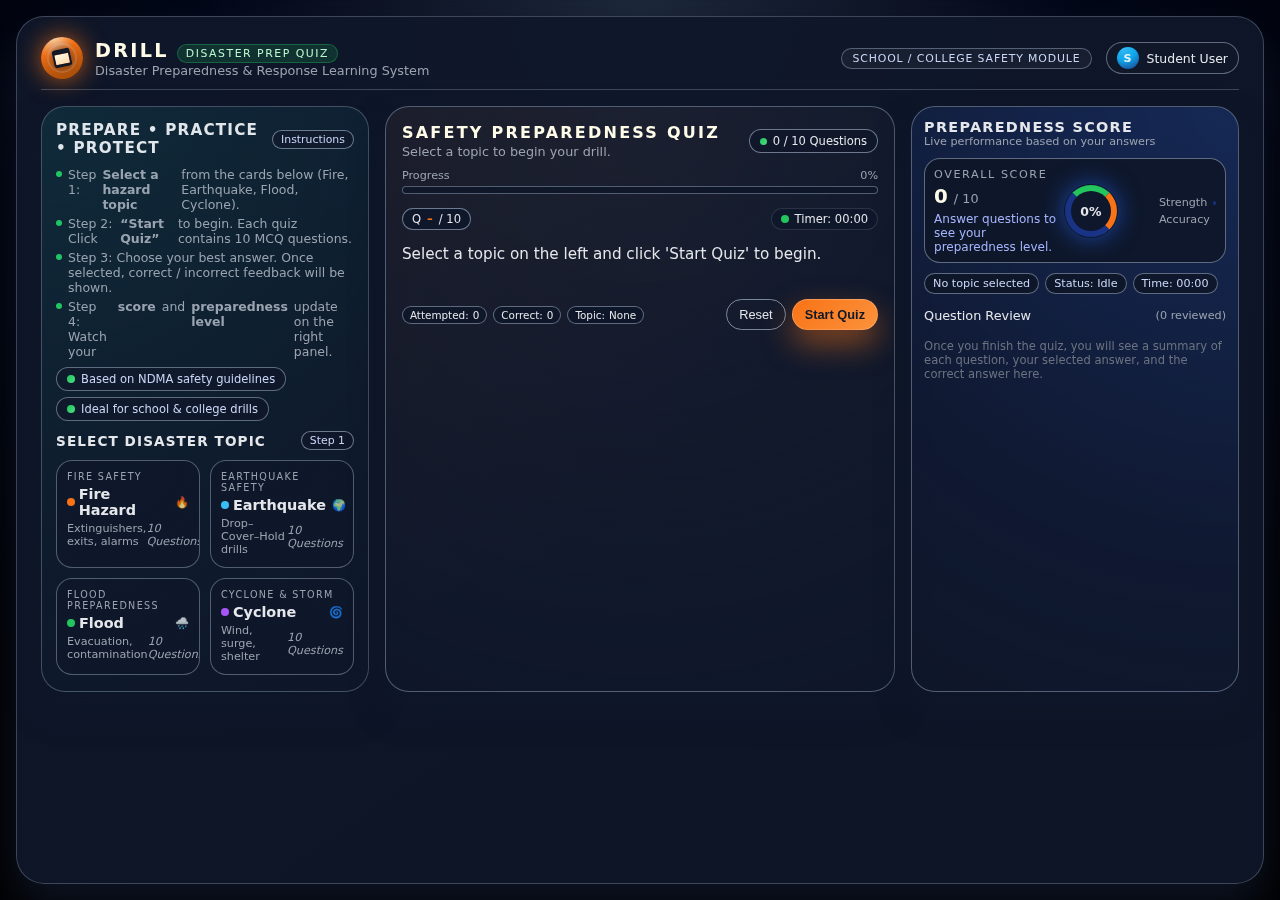
<file: quiz.html>
<!DOCTYPE html>
<html lang="en">
<head>
  <meta charset="UTF-8" />
  <title>DRILL - Disaster Preparedness Quiz</title>
  <meta name="viewport" content="width=device-width, initial-scale=1.0" />
  <!-- DRILL Quiz Page - Fully Self-Contained -->

  <style>
    :root {
      --bg: #050816;
      --bg-soft: #0b1020;
      --card: #111827;
      --accent: #f97316;
      --accent-soft: rgba(249, 115, 22, 0.2);
      --accent-strong: #fb923c;
      --accent-alt: #22c55e;
      --accent-alt-soft: rgba(34, 197, 94, 0.18);
      --danger: #ef4444;
      --danger-soft: rgba(239, 68, 68, 0.15);
      --text: #e5e7eb;
      --muted: #9ca3af;
      --border: rgba(148, 163, 184, 0.35);
      --shadow-soft: 0 22px 45px rgba(15, 23, 42, 0.85);
      --shadow-card: 0 18px 32px rgba(15, 23, 42, 0.95);
      --radius-lg: 18px;
      --radius-xl: 24px;
      --transition-fast: 160ms ease-out;
      --transition-med: 220ms ease-out;
      --transition-slow: 320ms cubic-bezier(0.16, 1, 0.3, 1);
    }

    * {
      box-sizing: border-box;
      margin: 0;
      padding: 0;
    }

    html, body {
      height: 100%;
    }

    body {
      font-family: system-ui, -apple-system, BlinkMacSystemFont, "Segoe UI", sans-serif;
      background: radial-gradient(circle at top, #1e293b 0, #020617 40%, #000 85%);
      color: var(--text);
      display: flex;
      align-items: stretch;
      justify-content: center;
      padding: 16px;
    }

    /* ===== LAYOUT WRAPPER ===== */

    .app-shell {
      max-width: 1280px;
      width: 100%;
      display: flex;
      flex-direction: column;
      gap: 16px;
      background: linear-gradient(145deg, rgba(15,23,42,0.95), rgba(15, 23, 42, 0.9));
      border-radius: 28px;
      border: 1px solid rgba(148, 163, 184, 0.35);
      box-shadow: var(--shadow-soft);
      padding: 18px 20px 20px;
      backdrop-filter: blur(16px);
    }

    @media (min-width: 900px) {
      .app-shell {
        padding: 20px 24px 22px;
      }
    }

    /* ===== HEADER ===== */

    .app-header {
      display: flex;
      align-items: center;
      justify-content: space-between;
      gap: 16px;
      padding-bottom: 10px;
      border-bottom: 1px solid rgba(148, 163, 184, 0.35);
    }

    .logo-wrap {
      display: flex;
      align-items: center;
      gap: 12px;
    }

    .logo-circle {
      width: 42px;
      height: 42px;
      border-radius: 999px;
      background: radial-gradient(circle at 30% 0, #fed7aa 0, #f97316 40%, #b45309 80%);
      display: flex;
      align-items: center;
      justify-content: center;
      box-shadow: 0 0 24px rgba(249, 115, 22, 0.75);
      position: relative;
      overflow: hidden;
    }

    .logo-circle::before {
      content: "";
      position: absolute;
      inset: 14%;
      border-radius: inherit;
      border: 2px solid rgba(255, 255, 255, 0.16);
    }

    .logo-icon {
      width: 18px;
      height: 18px;
      border-radius: 3px;
      border: 2px solid #111827;
      border-top-width: 5px;
      border-bottom-width: 3px;
      transform: rotate(-12deg);
      box-shadow: 0 0 12px rgba(15, 23, 42, 0.7);
      background: linear-gradient(160deg, #fefce8, #fed7aa);
    }

    .logo-text-main {
      display: flex;
      align-items: baseline;
      gap: 8px;
    }

    .logo-title {
      font-size: 1.2rem;
      font-weight: 700;
      letter-spacing: 0.12em;
      text-transform: uppercase;
      color: #fefce8;
    }

    .logo-pill {
      font-size: 0.68rem;
      padding: 2px 8px;
      border-radius: 999px;
      background: rgba(34, 197, 94, 0.16);
      color: #bbf7d0;
      border: 1px solid rgba(34, 197, 94, 0.35);
      text-transform: uppercase;
      letter-spacing: 0.14em;
    }

    .logo-sub {
      font-size: 0.8rem;
      color: var(--muted);
    }

    .header-right {
      display: flex;
      align-items: center;
      gap: 14px;
      font-size: 0.78rem;
    }

    .user-chip {
      display: inline-flex;
      align-items: center;
      gap: 8px;
      padding: 4px 10px;
      border-radius: 999px;
      background: rgba(15, 23, 42, 0.9);
      border: 1px solid rgba(148, 163, 184, 0.6);
    }

    .user-avatar {
      width: 22px;
      height: 22px;
      border-radius: 999px;
      background: radial-gradient(circle at 30% 0, #38bdf8, #0ea5e9, #1e3a8a);
      display: flex;
      align-items: center;
      justify-content: center;
      font-size: 0.7rem;
      color: #e0f2fe;
      font-weight: 600;
    }

    .user-name {
      color: #e5e7eb;
      font-weight: 500;
      max-width: 120px;
      white-space: nowrap;
      overflow: hidden;
      text-overflow: ellipsis;
    }

    .badge-pill {
      padding: 3px 10px;
      border-radius: 999px;
      background: rgba(248, 250, 252, 0.04);
      border: 1px solid rgba(148, 163, 184, 0.5);
      color: #cbd5f5;
      letter-spacing: 0.08em;
      text-transform: uppercase;
      font-size: 0.68rem;
    }

    /* ===== MAIN GRID ===== */

    .app-main {
      display: grid;
      grid-template-columns: minmax(0, 0.9fr) minmax(0, 1.4fr) minmax(0, 0.9fr);
      gap: 16px;
    }

    @media (max-width: 980px) {
      .app-main {
        grid-template-columns: minmax(0, 1fr);
      }
    }

    /* ===== LEFT PANEL – INFO & TOPICS ===== */

    .panel {
      background: radial-gradient(circle at top left, rgba(15, 118, 110, 0.16), rgba(15, 23, 42, 0.92));
      border-radius: var(--radius-xl);
      border: 1px solid rgba(148, 163, 184, 0.4);
      padding: 14px 14px 16px;
      box-shadow: var(--shadow-card);
      position: relative;
      overflow: hidden;
    }

    .panel::before {
      content: "";
      position: absolute;
      inset: -40%;
      background: radial-gradient(circle at 0 0, rgba(56, 189, 248, 0.1), transparent 55%);
      opacity: 0.6;
      pointer-events: none;
    }

    .panel-header {
      display: flex;
      align-items: center;
      justify-content: space-between;
      margin-bottom: 10px;
    }

    .panel-title {
      font-size: 0.95rem;
      font-weight: 600;
      letter-spacing: 0.08em;
      text-transform: uppercase;
      color: #e5e7eb;
    }

    .panel-tag {
      font-size: 0.68rem;
      padding: 2px 8px;
      border-radius: 999px;
      background: rgba(15, 23, 42, 0.9);
      border: 1px solid rgba(148, 163, 184, 0.7);
      color: #cbd5f5;
    }

    .tips-list {
      margin-top: 6px;
      font-size: 0.78rem;
      color: var(--muted);
      display: grid;
      gap: 4px;
    }

    .tips-list span {
      display: inline-flex;
      align-items: flex-start;
      gap: 6px;
    }

    .tips-bullet {
      width: 6px;
      height: 6px;
      border-radius: 999px;
      background: #22c55e;
      margin-top: 4px;
      flex-shrink: 0;
    }

    .pill-group {
      display: flex;
      flex-wrap: wrap;
      gap: 6px;
      margin-top: 8px;
    }

    .pill {
      padding: 4px 10px;
      font-size: 0.72rem;
      border-radius: 999px;
      border: 1px solid rgba(148, 163, 184, 0.6);
      color: #cbd5f5;
      background: rgba(15, 23, 42, 0.9);
      display: inline-flex;
      align-items: center;
      gap: 6px;
    }

    .pill-dot {
      width: 8px;
      height: 8px;
      border-radius: 999px;
      background: linear-gradient(135deg, #22c55e, #4ade80);
    }

    .topic-grid {
      margin-top: 10px;
      display: grid;
      grid-template-columns: 1fr 1fr;
      gap: 10px;
    }

    @media (max-width: 600px) {
      .topic-grid {
        grid-template-columns: 1fr 1fr;
      }
    }

    .topic-card {
      position: relative;
      padding: 10px 10px 11px;
      border-radius: 16px;
      border: 1px solid rgba(148, 163, 184, 0.5);
      background: radial-gradient(circle at top, rgba(15, 23, 42, 0.7), rgba(15, 23, 42, 0.94));
      cursor: pointer;
      overflow: hidden;
      transition: transform var(--transition-med), box-shadow var(--transition-med), border-color var(--transition-med), background var(--transition-med);
    }

    .topic-card:hover {
      transform: translateY(-3px);
      box-shadow: 0 14px 30px rgba(15, 23, 42, 0.9);
      border-color: rgba(249, 115, 22, 0.7);
    }

    .topic-card.active {
      border-color: var(--accent);
      background: radial-gradient(circle at top, rgba(248, 250, 252, 0.06), rgba(15, 23, 42, 0.95));
      box-shadow: 0 18px 40px rgba(249, 115, 22, 0.3);
    }

    .topic-chip {
      font-size: 0.6rem;
      text-transform: uppercase;
      letter-spacing: 0.14em;
      color: #9ca3af;
    }

    .topic-name {
      margin-top: 4px;
      font-size: 0.9rem;
      font-weight: 600;
      display: flex;
      align-items: center;
      justify-content: space-between;
      gap: 6px;
      color: #e5e7eb;
    }

    .topic-label {
      display: inline-flex;
      align-items: center;
      gap: 4px;
    }

    .topic-dot {
      width: 8px;
      height: 8px;
      border-radius: 999px;
      background: #f97316;
    }

    .topic-temp {
      font-size: 0.7rem;
      color: #f97316;
      opacity: 0.8;
    }

    .topic-meta {
      margin-top: 4px;
      font-size: 0.7rem;
      color: var(--muted);
      display: flex;
      align-items: center;
      justify-content: space-between;
    }

    .topic-meta span:last-child {
      font-style: italic;
    }

    /* ===== CENTER – QUIZ CARD ===== */

    .quiz-card {
      background: radial-gradient(circle at top, rgba(248, 250, 252, 0.03), rgba(15, 23, 42, 0.96));
      border-radius: var(--radius-xl);
      border: 1px solid rgba(148, 163, 184, 0.5);
      padding: 16px 16px 14px;
      box-shadow: var(--shadow-card);
      position: relative;
      overflow: hidden;
    }

    .quiz-card::before {
      content: "";
      position: absolute;
      inset: -30%;
      background: radial-gradient(circle at 0 0, rgba(249, 115, 22, 0.08), transparent 58%);
      opacity: 0.8;
    }

    .quiz-card-inner {
      position: relative;
      z-index: 1;
      display: flex;
      flex-direction: column;
      gap: 10px;
    }

    .quiz-top-row {
      display: flex;
      align-items: center;
      justify-content: space-between;
      gap: 10px;
    }

    .quiz-title-wrap {
      display: flex;
      flex-direction: column;
      gap: 2px;
    }

    .quiz-title {
      font-size: 1rem;
      font-weight: 600;
      letter-spacing: 0.14em;
      text-transform: uppercase;
      color: #fefce8;
    }

    .quiz-subtitle {
      font-size: 0.8rem;
      color: var(--muted);
    }

    .quiz-mode-pill {
      padding: 4px 10px;
      border-radius: 999px;
      border: 1px solid rgba(148, 163, 184, 0.7);
      font-size: 0.72rem;
      display: inline-flex;
      align-items: center;
      gap: 6px;
      background: rgba(15, 23, 42, 0.9);
      color: #e5e7eb;
    }

    .quiz-mode-dot {
      width: 7px;
      height: 7px;
      border-radius: 999px;
      background: linear-gradient(135deg, #22c55e, #4ade80);
    }

    /* Progress bar */
    .progress-row {
      display: flex;
      flex-direction: column;
      gap: 4px;
    }

    .progress-top {
      display: flex;
      justify-content: space-between;
      font-size: 0.7rem;
      color: var(--muted);
    }

    .progress-track {
      width: 100%;
      height: 8px;
      border-radius: 999px;
      background: rgba(15, 23, 42, 0.96);
      border: 1px solid rgba(148, 163, 184, 0.5);
      overflow: hidden;
    }

    .progress-fill {
      height: 100%;
      border-radius: inherit;
      background: linear-gradient(90deg, #22c55e, #f97316);
      width: 0%;
      transition: width var(--transition-slow);
    }

    .quiz-body {
      margin-top: 4px;
      display: flex;
      flex-direction: column;
      gap: 10px;
    }

    .question-badge-row {
      display: flex;
      align-items: center;
      justify-content: space-between;
      gap: 8px;
    }

    .question-badge {
      display: inline-flex;
      align-items: center;
      gap: 6px;
      padding: 3px 9px;
      border-radius: 999px;
      border: 1px solid rgba(148, 163, 184, 0.7);
      background: rgba(15, 23, 42, 0.98);
      font-size: 0.72rem;
      color: #e5e7eb;
    }

    .question-badge span.question-index {
      font-weight: 600;
      color: #f97316;
    }

    .timer-chip {
      padding: 3px 9px;
      border-radius: 999px;
      border: 1px solid rgba(248, 250, 252, 0.12);
      background: rgba(15, 23, 42, 0.95);
      color: #e5e7eb;
      font-size: 0.72rem;
      display: inline-flex;
      align-items: center;
      gap: 6px;
    }

    .timer-dot {
      width: 8px;
      height: 8px;
      border-radius: 999px;
      background: #22c55e;
    }

    .timer-chip.warning .timer-dot {
      background: #f97316;
    }

    .timer-chip.danger .timer-dot {
      background: #ef4444;
    }

    .question-text {
      margin-top: 4px;
      font-size: 0.95rem;
      font-weight: 500;
      line-height: 1.4;
      color: #e5e7eb;
    }

    .option-list {
      margin-top: 8px;
      display: grid;
      gap: 6px;
    }

    .option-btn {
      border-radius: 14px;
      border: 1px solid rgba(148, 163, 184, 0.5);
      background: rgba(15, 23, 42, 0.98);
      padding: 8px 9px;
      display: flex;
      align-items: center;
      gap: 8px;
      cursor: pointer;
      font-size: 0.85rem;
      color: #e5e7eb;
      transition: background var(--transition-med), transform var(--transition-med), border-color var(--transition-med), box-shadow var(--transition-med);
      position: relative;
      overflow: hidden;
    }

    .option-btn::before {
      content: "";
      position: absolute;
      inset: 0;
      opacity: 0;
      background: radial-gradient(circle at top left, rgba(249, 115, 22, 0.16), transparent 65%);
      transition: opacity var(--transition-fast);
    }

    .option-btn:hover {
      transform: translateY(-1px);
      border-color: rgba(249, 115, 22, 0.8);
      box-shadow: 0 14px 30px rgba(15, 23, 42, 0.9);
    }

    .option-btn:hover::before {
      opacity: 1;
    }

    .option-label {
      width: 26px;
      height: 26px;
      border-radius: 999px;
      border: 1px solid rgba(148, 163, 184, 0.8);
      display: flex;
      align-items: center;
      justify-content: center;
      font-size: 0.76rem;
      color: #cbd5f5;
      flex-shrink: 0;
    }

    .option-text {
      flex: 1;
    }

    .option-btn.selected {
      border-color: #38bdf8;
      background: radial-gradient(circle at top, rgba(56, 189, 248, 0.25), rgba(15, 23, 42, 1));
      box-shadow: 0 16px 30px rgba(56, 189, 248, 0.32);
    }

    .option-btn.correct {
      border-color: #22c55e;
      background: radial-gradient(circle at top, rgba(34, 197, 94, 0.2), rgba(15, 23, 42, 1));
    }

    .option-btn.wrong {
      border-color: #ef4444;
      background: radial-gradient(circle at top, rgba(239, 68, 68, 0.16), rgba(15, 23, 42, 1));
    }

    .option-badge {
      font-size: 0.68rem;
      padding: 2px 8px;
      border-radius: 999px;
      border: 1px solid rgba(148, 163, 184, 0.6);
      color: #cbd5f5;
      background: rgba(15, 23, 42, 0.9);
    }

    .correct-badge {
      border-color: rgba(34, 197, 94, 0.7);
      color: #bbf7d0;
    }

    .wrong-badge {
      border-color: rgba(239, 68, 68, 0.7);
      color: #fecaca;
    }

    .quiz-footer {
      margin-top: 6px;
      display: flex;
      align-items: center;
      justify-content: space-between;
      gap: 8px;
    }

    .quiz-nav-left {
      display: flex;
      align-items: center;
      gap: 6px;
      font-size: 0.75rem;
      color: var(--muted);
    }

    .pill-small {
      padding: 2px 7px;
      border-radius: 999px;
      border: 1px solid rgba(148, 163, 184, 0.6);
      background: rgba(15, 23, 42, 0.96);
      display: inline-flex;
      align-items: center;
      gap: 4px;
    }

    .pill-small span {
      font-size: 0.65rem;
      color: #e5e7eb;
    }

    .quiz-buttons {
      display: flex;
      align-items: center;
      gap: 6px;
    }

    .btn {
      border: none;
      outline: none;
      cursor: pointer;
      border-radius: 999px;
      font-size: 0.8rem;
      padding: 7px 12px;
      display: inline-flex;
      align-items: center;
      gap: 6px;
      transition: transform var(--transition-fast), box-shadow var(--transition-fast), background var(--transition-fast), color var(--transition-fast), border-color var(--transition-fast);
    }

    .btn-primary {
      background: linear-gradient(135deg, #f97316, #fb923c);
      color: #111827;
      font-weight: 600;
      box-shadow: 0 14px 30px rgba(249, 115, 22, 0.5);
      border-radius: 999px;
      border: 1px solid rgba(250, 250, 249, 0.2);
    }

    .btn-primary:hover {
      transform: translateY(-1px);
      box-shadow: 0 18px 35px rgba(249, 115, 22, 0.65);
      background: linear-gradient(135deg, #fb923c, #f97316);
    }

    .btn-ghost {
      background: transparent;
      color: #e5e7eb;
      border: 1px solid rgba(148, 163, 184, 0.8);
    }

    .btn-ghost:hover {
      background: rgba(15, 23, 42, 0.96);
      transform: translateY(-1px);
      box-shadow: 0 12px 24px rgba(15, 23, 42, 0.9);
    }

    .btn:disabled {
      opacity: 0.45;
      cursor: not-allowed;
      box-shadow: none;
      transform: none;
    }

    /* ===== RIGHT PANEL – STATS & REVIEW ===== */

    .stats-panel {
      background: radial-gradient(circle at top right, rgba(30, 64, 175, 0.18), rgba(15, 23, 42, 0.96));
      border-radius: var(--radius-xl);
      border: 1px solid rgba(148, 163, 184, 0.5);
      padding: 12px 12px 14px;
      box-shadow: var(--shadow-card);
      position: relative;
      overflow: hidden;
    }

    .stats-panel::before {
      content: "";
      position: absolute;
      inset: -35%;
      background: radial-gradient(circle at 100% 0, rgba(59, 130, 246, 0.18), transparent 60%);
      pointer-events: none;
    }

    .stats-inner {
      position: relative;
      z-index: 1;
      display: flex;
      flex-direction: column;
      gap: 8px;
    }

    .stats-header {
      display: flex;
      align-items: center;
      justify-content: space-between;
      gap: 8px;
    }

    .stats-title {
      font-size: 0.9rem;
      font-weight: 600;
      letter-spacing: 0.09em;
      text-transform: uppercase;
      color: #e5e7eb;
    }

    .stats-mode {
      font-size: 0.7rem;
      color: var(--muted);
    }

    .score-card {
      margin-top: 2px;
      border-radius: 16px;
      border: 1px solid rgba(148, 163, 184, 0.6);
      background: rgba(15, 23, 42, 0.96);
      padding: 9px 9px 8px;
      display: grid;
      grid-template-columns: 1.3fr 1.6fr;
      gap: 8px;
    }

    @media (max-width: 980px) {
      .score-card {
        grid-template-columns: 1fr;
      }
    }

    .score-main {
      display: flex;
      flex-direction: column;
      gap: 4px;
      justify-content: center;
    }

    .score-badge {
      font-size: 0.7rem;
      text-transform: uppercase;
      letter-spacing: 0.14em;
      color: #9ca3af;
    }

    .score-value {
      font-size: 1.24rem;
      font-weight: 700;
      display: flex;
      align-items: baseline;
      gap: 6px;
      color: #fefce8;
    }

    .score-value span.sub {
      font-size: 0.8rem;
      font-weight: 500;
      color: #9ca3af;
    }

    .score-remark {
      font-size: 0.75rem;
      color: #a5b4fc;
    }

    .score-side {
      display: flex;
      align-items: center;
      justify-content: space-between;
      gap: 8px;
    }

    .circle-meter {
      width: 52px;
      height: 52px;
      border-radius: 999px;
      border: 6px solid rgba(30, 64, 175, 0.7);
      border-top-color: #22c55e;
      border-right-color: #f97316;
      display: flex;
      align-items: center;
      justify-content: center;
      font-size: 0.78rem;
      font-weight: 600;
      color: #e5e7eb;
      box-shadow: 0 0 0 1px rgba(15, 23, 42, 1), 0 0 24px rgba(37, 99, 235, 0.7);
    }

    .score-tags {
      display: flex;
      flex-direction: column;
      gap: 4px;
      font-size: 0.7rem;
      color: var(--muted);
    }

    .mini-tag {
      display: inline-flex;
      align-items: center;
      justify-content: space-between;
      gap: 6px;
    }

    .mini-bar {
      height: 4px;
      flex: 1;
      border-radius: 999px;
      background: rgba(30, 64, 175, 0.6);
      overflow: hidden;
    }

    .mini-fill {
      height: 100%;
      border-radius: inherit;
      background: linear-gradient(90deg, #22c55e, #f97316);
      width: 0%;
      transition: width var(--transition-slow);
    }

    .stats-chips {
      display: flex;
      flex-wrap: wrap;
      gap: 6px;
      margin-top: 2px;
    }

    .chip {
      padding: 3px 8px;
      border-radius: 999px;
      border: 1px solid rgba(148, 163, 184, 0.6);
      font-size: 0.7rem;
      color: #cbd5f5;
      background: rgba(15, 23, 42, 0.96);
    }

    .chip.good {
      border-color: rgba(34, 197, 94, 0.85);
      color: #bbf7d0;
      background: rgba(21, 128, 61, 0.3);
    }

    .chip.ok {
      border-color: rgba(249, 115, 22, 0.9);
      color: #fed7aa;
      background: rgba(124, 45, 18, 0.4);
    }

    .chip.bad {
      border-color: rgba(239, 68, 68, 0.85);
      color: #fecaca;
      background: rgba(127, 29, 29, 0.4);
    }

    .review-title {
      margin-top: 6px;
      font-size: 0.8rem;
      font-weight: 500;
      color: #e5e7eb;
      display: flex;
      align-items: center;
      justify-content: space-between;
    }

    .review-list {
      margin-top: 4px;
      max-height: 180px;
      overflow: auto;
      display: grid;
      gap: 6px;
      padding-right: 4px;
    }

    .review-item {
      border-radius: 12px;
      border: 1px solid rgba(148, 163, 184, 0.5);
      background: rgba(15, 23, 42, 0.98);
      padding: 6px 7px;
      font-size: 0.7rem;
      display: grid;
      gap: 3px;
    }

    .review-q {
      color: #e5e7eb;
    }

    .review-ans {
      color: #9ca3af;
    }

    .review-ans span.label {
      color: #e5e7eb;
      font-weight: 500;
    }

    .review-ans span.correct {
      color: #4ade80;
    }

    .review-ans span.wrong {
      color: #fb7185;
    }

    .empty-text {
      margin-top: 4px;
      font-size: 0.72rem;
      color: #6b7280;
    }

    /* ===== UTILITIES ===== */

    .hidden {
      display: none !important;
    }

    .fade-in {
      animation: fadeIn 260ms ease-out;
    }

    @keyframes fadeIn {
      from { opacity: 0; transform: translateY(3px); }
      to { opacity: 1; transform: translateY(0); }
    }

    ::-webkit-scrollbar {
      width: 6px;
    }

    ::-webkit-scrollbar-track {
      background: rgba(15, 23, 42, 0.9);
    }

    ::-webkit-scrollbar-thumb {
      background: rgba(148, 163, 184, 0.7);
      border-radius: 999px;
    }
  </style>
</head>
<body>
  <div class="app-shell">
    <!-- HEADER -->
    <header class="app-header">
      <div class="logo-wrap">
        <div class="logo-circle">
          <div class="logo-icon"></div>
        </div>
        <div>
          <div class="logo-text-main">
            <span class="logo-title">DRILL</span>
            <span class="logo-pill">Disaster Prep Quiz</span>
          </div>
          <div class="logo-sub">Disaster Preparedness & Response Learning System</div>
        </div>
      </div>
      <div class="header-right">
        <div class="badge-pill">School / College Safety Module</div>
        <div class="user-chip">
          <div class="user-avatar" id="userAvatar">S</div>
          <div class="user-name" id="userName">Student</div>
        </div>
      </div>
    </header>

    <!-- MAIN GRID -->
    <main class="app-main">

      <!-- LEFT: INFO & TOPICS -->
      <aside class="panel">
        <div class="panel-header">
          <div class="panel-title">Prepare • Practice • Protect</div>
          <div class="panel-tag">Instructions</div>
        </div>

        <div class="tips-list">
          <span>
            <span class="tips-bullet"></span>
            <span>Step 1: <b>Select a hazard topic</b> from the cards below (Fire, Earthquake, Flood, Cyclone).</span>
          </span>
          <span>
            <span class="tips-bullet"></span>
            <span>Step 2: Click <b>&ldquo;Start Quiz&rdquo;</b> to begin. Each quiz contains 10 MCQ questions.</span>
          </span>
          <span>
            <span class="tips-bullet"></span>
            <span>Step 3: Choose your best answer. Once selected, correct / incorrect feedback will be shown.</span>
          </span>
          <span>
            <span class="tips-bullet"></span>
            <span>Step 4: Watch your <b>score</b> and <b>preparedness level</b> update on the right panel.</span>
          </span>
        </div>

        <div class="pill-group">
          <div class="pill">
            <span class="pill-dot"></span>
            <span>Based on NDMA safety guidelines</span>
          </div>
          <div class="pill">
            <span class="pill-dot"></span>
            <span>Ideal for school & college drills</span>
          </div>
        </div>

        <div class="panel-header" style="margin-top: 10px;">
          <div class="panel-title" style="font-size: 0.85rem;">Select Disaster Topic</div>
          <div class="panel-tag">Step 1</div>
        </div>

        <div class="topic-grid" id="topicGrid">
          <div class="topic-card" data-topic="fire">
            <div class="topic-chip">Fire Safety</div>
            <div class="topic-name">
              <span class="topic-label"><span class="topic-dot"></span>Fire Hazard</span>
              <span class="topic-temp">🔥</span>
            </div>
            <div class="topic-meta">
              <span>Extinguishers, exits, alarms</span>
              <span>10 Questions</span>
            </div>
          </div>
          <div class="topic-card" data-topic="earthquake">
            <div class="topic-chip">Earthquake Safety</div>
            <div class="topic-name">
              <span class="topic-label"><span class="topic-dot" style="background:#38bdf8;"></span>Earthquake</span>
              <span class="topic-temp">🌍</span>
            </div>
            <div class="topic-meta">
              <span>Drop–Cover–Hold drills</span>
              <span>10 Questions</span>
            </div>
          </div>
          <div class="topic-card" data-topic="flood">
            <div class="topic-chip">Flood Preparedness</div>
            <div class="topic-name">
              <span class="topic-label"><span class="topic-dot" style="background:#22c55e;"></span>Flood</span>
              <span class="topic-temp">🌧️</span>
            </div>
            <div class="topic-meta">
              <span>Evacuation, contamination</span>
              <span>10 Questions</span>
            </div>
          </div>
          <div class="topic-card" data-topic="cyclone">
            <div class="topic-chip">Cyclone & Storm</div>
            <div class="topic-name">
              <span class="topic-label"><span class="topic-dot" style="background:#a855f7;"></span>Cyclone</span>
              <span class="topic-temp">🌀</span>
            </div>
            <div class="topic-meta">
              <span>Wind, surge, shelter</span>
              <span>10 Questions</span>
            </div>
          </div>
        </div>
      </aside>

      <!-- CENTER: QUIZ CARD -->
      <section class="quiz-card">
        <div class="quiz-card-inner">
          <div class="quiz-top-row">
            <div class="quiz-title-wrap">
              <div class="quiz-title">Safety Preparedness Quiz</div>
              <div class="quiz-subtitle" id="quizTopicLabel">Select a topic to begin your drill.</div>
            </div>
            <div class="quiz-mode-pill">
              <span class="quiz-mode-dot"></span>
              <span id="questionCountLabel">0 / 10 Questions</span>
            </div>
          </div>

          <div class="progress-row">
            <div class="progress-top">
              <span>Progress</span>
              <span id="progressPercent">0%</span>
            </div>
            <div class="progress-track">
              <div class="progress-fill" id="progressFill"></div>
            </div>
          </div>

          <div class="quiz-body">

            <!-- Question Row -->
            <div class="question-badge-row">
              <div class="question-badge">
                Q<span class="question-index" id="questionIndex">–</span>
                <span id="questionCounterLabel">/ 10</span>
              </div>
              <div class="timer-chip" id="timerChip">
                <span class="timer-dot"></span>
                <span id="timerLabel">Timer: 00:00</span>
              </div>
            </div>

            <!-- Question Text -->
            <div class="question-text" id="questionText">
              Please choose a disaster topic from the left to start the quiz.
            </div>

            <!-- Options -->
            <div class="option-list" id="optionList">
              <!-- Options injected via JS -->
            </div>

          </div>

          <div class="quiz-footer">
            <div class="quiz-nav-left">
              <div class="pill-small">
                <span>Attempted:</span>
                <span id="attemptLabel">0</span>
              </div>
              <div class="pill-small">
                <span>Correct:</span>
                <span id="correctLabel">0</span>
              </div>
              <div class="pill-small">
                <span>Topic:</span>
                <span id="topicNameSmall">None</span>
              </div>
            </div>
            <div class="quiz-buttons">
              <button class="btn btn-ghost" id="btnReset">Reset</button>
              <button class="btn btn-primary" id="btnNext">Start Quiz</button>
            </div>
          </div>
        </div>
      </section>

      <!-- RIGHT: STATS & REVIEW -->
      <aside class="stats-panel">
        <div class="stats-inner">
          <div class="stats-header">
            <div>
              <div class="stats-title">Preparedness Score</div>
              <div class="stats-mode">Live performance based on your answers</div>
            </div>
          </div>

          <div class="score-card">
            <div class="score-main">
              <div class="score-badge">Overall Score</div>
              <div class="score-value">
                <span id="scoreLabel">0</span>
                <span class="sub">/ 10</span>
              </div>
              <div class="score-remark" id="remarkLabel">Answer questions to see your preparedness level.</div>
            </div>
            <div class="score-side">
              <div class="circle-meter" id="circleMeter">0%</div>
              <div class="score-tags">
                <div class="mini-tag">
                  <span>Strength</span>
                  <div class="mini-bar"><div class="mini-fill" id="strengthBar"></div></div>
                </div>
                <div class="mini-tag">
                  <span>Accuracy</span>
                  <div class="mini-bar"><div class="mini-fill" id="accuracyBar"></div></div>
                </div>
              </div>
            </div>
          </div>

          <div class="stats-chips">
            <div class="chip" id="chipTopic">No topic selected</div>
            <div class="chip" id="chipStatus">Status: Idle</div>
            <div class="chip" id="chipTime">Time: 00:00</div>
          </div>

          <div class="review-title">
            <span>Question Review</span>
            <span style="font-size:0.7rem;color:var(--muted);" id="reviewCountLabel">(0 reviewed)</span>
          </div>
          <div class="review-list" id="reviewList">
            <div class="empty-text">
              Once you finish the quiz, you will see a summary of each question, your selected answer, and the correct answer here.
            </div>
          </div>
        </div>
      </aside>

    </main>
  </div>

  <script>
    // ============================================
    // QUIZ LOGIC – DRILL DISASTER PREPAREDNESS
    // ============================================

    const questions = {
      fire: [
        {
          id: "F01",
          text: "If a small electrical fire starts in a classroom, what is the safest first action?",
          options: [
            "Pour water on the fire immediately to cool it.",
            "Unplug the device if it is safe to do so and use a CO₂ extinguisher.",
            "Cover it with cloth and leave the room.",
            "Ignore it and wait for someone else to respond."
          ],
          answerIndex: 1
        },
        {
          id: "F02",
          text: "What does the PASS method stand for when using a fire extinguisher?",
          options: [
            "Pull, Aim, Squeeze, Sweep",
            "Push, Alert, Spray, Stop",
            "Point, Aim, Spray, Sweep",
            "Pull, Alert, Stop, Spray"
          ],
          answerIndex: 0
        },
        {
          id: "F03",
          text: "Which type of extinguisher is generally safe to use on electrical fires?",
          options: [
            "Water extinguisher",
            "Carbon dioxide (CO₂) extinguisher",
            "Wet chemical extinguisher",
            "Foam extinguisher"
          ],
          answerIndex: 1
        },
        {
          id: "F04",
          text: "What is the first priority if you discover a larger uncontrolled fire in a building?",
          options: [
            "Try to extinguish it on your own.",
            "Raise the alarm, alert others, and begin evacuation.",
            "Take a video and send it to others.",
            "Close all exits and windows."
          ],
          answerIndex: 1
        },
        {
          id: "F05",
          text: "Why should exit routes and fire exits always be kept clear?",
          options: [
            "To make the building look clean.",
            "So that emergency teams can run faster.",
            "To ensure safe and quick evacuation in case of a fire.",
            "For decoration purposes only."
          ],
          answerIndex: 2
        },
        {
          id: "F06",
          text: "During a fire evacuation, which of the following is correct behaviour?",
          options: [
            "Run quickly and push others to exit first.",
            "Use elevators to exit faster.",
            "Walk calmly, follow instructions, and use stairs.",
            "Go back to collect your belongings."
          ],
          answerIndex: 2
        },
        {
          id: "F07",
          text: "Why is it important to conduct regular fire drills in schools and colleges?",
          options: [
            "To disturb classes and have fun.",
            "To practice safe evacuation routes and reduce panic in real emergencies.",
            "To check fire alarm loudness only.",
            "To show visitors that the school is busy."
          ],
          answerIndex: 1
        },
        {
          id: "F08",
          text: "Which of the following increases fire risk inside a classroom?",
          options: [
            "Properly working fire extinguishers.",
            "Overloaded electrical extensions and tangled wires.",
            "Clearly visible exit signs.",
            "Fire alarm system in working condition."
          ],
          answerIndex: 1
        },
        {
          id: "F09",
          text: "What emergency number is commonly used to call the fire service in India?",
          options: [
            "101",
            "108",
            "111",
            "112 only"
          ],
          answerIndex: 0
        },
        {
          id: "F10",
          text: "After a fire is controlled, when is it safe to re-enter the building?",
          options: [
            "As soon as the flames are not visible.",
            "Immediately, to check your belongings.",
            "Only after authorised officials declare the area safe.",
            "After 5 minutes automatically."
          ],
          answerIndex: 2
        }
      ],
      earthquake: [
        {
          id: "E01",
          text: "What is the recommended safety action during strong shaking indoors?",
          options: [
            "Run outside quickly using the lift.",
            "Drop, Cover and Hold On under sturdy furniture.",
            "Stand near a window and watch the situation.",
            "Stand in the middle of the classroom without protection."
          ],
          answerIndex: 1
        },
        {
          id: "E02",
          text: "Where should you NOT stand during an earthquake inside a building?",
          options: [
            "Under a strong table.",
            "Away from shelves and glass.",
            "Near windows and glass doors.",
            "In an open doorway only if it is strong."
          ],
          answerIndex: 2
        },
        {
          id: "E03",
          text: "After shaking stops, what should you do first?",
          options: [
            "Check for injuries and provide first aid if required.",
            "Use elevators to move between floors.",
            "Light a match or candle immediately.",
            "Jump from windows to reach open areas faster."
          ],
          answerIndex: 0
        },
        {
          id: "E04",
          text: "If you are outdoors during an earthquake, what is the safest place?",
          options: [
            "Near tall buildings and electric poles.",
            "In an open ground away from trees, poles, and buildings.",
            "Under a flyover.",
            "Inside a parked bus."
          ],
          answerIndex: 1
        },
        {
          id: "E05",
          text: "Why should you avoid using elevators during or just after an earthquake?",
          options: [
            "They are too slow.",
            "They may get stuck or fail due to power outage or damage.",
            "They make noise.",
            "They are overcrowded."
          ],
          answerIndex: 1
        },
        {
          id: "E06",
          text: "What is a useful item to have in an earthquake emergency kit?",
          options: [
            "Loud music system.",
            "Emergency whistle, torch, first aid kit, and water.",
            "Only extra clothes.",
            "Only decorative items."
          ],
          answerIndex: 1
        },
        {
          id: "E07",
          text: "What could be a sign of gas leakage after an earthquake?",
          options: [
            "Strong smell of gas near the pipeline or cylinder.",
            "No noise in the room.",
            "Water on the floor.",
            "Closed windows."
          ],
          answerIndex: 0
        },
        {
          id: "E08",
          text: "What should family members discuss as part of earthquake preparedness?",
          options: [
            "Where to keep gadgets during exams.",
            "A common meeting point, emergency contacts, and safe spots.",
            "Favourite holiday destination.",
            "Daily menu for lunch."
          ],
          answerIndex: 1
        },
        {
          id: "E09",
          text: "During strong shaking in class, where is the safest place to take cover?",
          options: [
            "Under a strong desk or table, away from windows.",
            "Near the notice board.",
            "At the classroom door blocking exit.",
            "Beside tall cupboards."
          ],
          answerIndex: 0
        },
        {
          id: "E10",
          text: "After an earthquake, when is it safe to return to the building?",
          options: [
            "As soon as the shaking stops.",
            "After teachers and authorities inspect and declare it safe.",
            "After 2 minutes by default.",
            "When students decide among themselves."
          ],
          answerIndex: 1
        }
      ],
      flood: [
        {
          id: "FL01",
          text: "Why is walking through moving flood water dangerous?",
          options: [
            "It is always cold.",
            "It can hide open drains, debris, or strong currents that can sweep you away.",
            "It will make your clothes wet only.",
            "Because it looks dirty in photos."
          ],
          answerIndex: 1
        },
        {
          id: "FL02",
          text: "What should you do if flood water starts entering your home?",
          options: [
            "Move to higher floors or a safe elevated place immediately.",
            "Stay in the basement to protect belongings.",
            "Connect electrical devices quickly.",
            "Open the fridge for light."
          ],
          answerIndex: 0
        },
        {
          id: "FL03",
          text: "Which of the following should be included in a flood emergency kit?",
          options: [
            "Light decorative items.",
            "Non-perishable food, clean water, medicines, and important documents.",
            "Only mobile phone and earphones.",
            "Only extra footwear."
          ],
          answerIndex: 1
        },
        {
          id: "FL04",
          text: "If the area is flooded, driving through deeper water on roads:",
          options: [
            "Is safe if you drive slowly.",
            "Is dangerous because vehicles can stall or be swept away.",
            "Helps wash the vehicle.",
            "Is recommended to test car strength."
          ],
          answerIndex: 1
        },
        {
          id: "FL05",
          text: "After a flood, which water is safest for drinking?",
          options: [
            "Any tap water.",
            "Water in open containers.",
            "Only boiled, treated, or bottled water as per official advice.",
            "Flood water that looks clear."
          ],
          answerIndex: 2
        },
        {
          id: "FL06",
          text: "Who should you trust for correct flood warnings?",
          options: [
            "Random social media forwards.",
            "Local disaster management authority, IMD, and official government sources.",
            "Only friends and neighbours.",
            "Unverified videos."
          ],
          answerIndex: 1
        },
        {
          id: "FL07",
          text: "Why is it important to switch off electricity when water enters the house?",
          options: [
            "To save the bill.",
            "To avoid electric shocks, short circuits, or fire risk.",
            "To keep fans off only.",
            "Because lights are not needed in flood."
          ],
          answerIndex: 1
        },
        {
          id: "FL08",
          text: "Which of the following helps reduce flood risk in your surroundings?",
          options: [
            "Throwing waste in drains.",
            "Keeping drains clean and not blocking water outlets.",
            "Building on natural drainage channels.",
            "Removing all trees near rivers."
          ],
          answerIndex: 1
        },
        {
          id: "FL09",
          text: "If you must evacuate quickly because of flood, what is essential to carry?",
          options: [
            "Important documents, basic clothes, medicines, and emergency kit.",
            "Only heavy furniture.",
            "Entire cupboard.",
            "Nothing at all."
          ],
          answerIndex: 0
        },
        {
          id: "FL10",
          text: "Why should children be kept away from floodwater?",
          options: [
            "They may splash too much.",
            "Floodwater may contain germs, chemicals, or hidden hazards.",
            "They get bored.",
            "They cannot swim properly."
          ],
          answerIndex: 1
        }
      ],
      cyclone: [
        {
          id: "C01",
          text: "Before a cyclone, which preparation is MOST important?",
          options: [
            "Decorating the rooftop.",
            "Storing emergency food, water, medicines, and securing important documents.",
            "Planning a picnic near the sea.",
            "Leaving windows open."
          ],
          answerIndex: 1
        },
        {
          id: "C02",
          text: "Which is the safest place to stay during strong cyclone winds?",
          options: [
            "Near windows to observe outside.",
            "Under large trees.",
            "Inside an interior room away from glass and windows.",
            "On the terrace to check the sky."
          ],
          answerIndex: 2
        },
        {
          id: "C03",
          text: "Why must loose outdoor items (like boards, pots, etc.) be secured before a cyclone?",
          options: [
            "To avoid neighbours taking them.",
            "They can fly with strong winds and cause injuries or damage.",
            "They get dusty.",
            "They become old quickly."
          ],
          answerIndex: 1
        },
        {
          id: "C04",
          text: "If authorities announce cyclone evacuation, what should you do?",
          options: [
            "Ignore and stay at home watching TV.",
            "Evacuate quickly to the designated shelter as instructed.",
            "Go closer to the coastline.",
            "Wait till the wind becomes stronger."
          ],
          answerIndex: 1
        },
        {
          id: "C05",
          text: "Which communication tools are most useful during a cyclone emergency?",
          options: [
            "Charged mobile, power bank, and battery-operated radio.",
            "Only social media accounts.",
            "Landline phone kept in the garden.",
            "Paper notices only."
          ],
          answerIndex: 0
        },
        {
          id: "C06",
          text: "After a cyclone passes, what is the safest approach?",
          options: [
            "Return immediately to damaged areas for photos.",
            "Wait for official announcements declaring areas safe.",
            "Drive around in flooded streets.",
            "Go for a swim in rough sea."
          ],
          answerIndex: 1
        },
        {
          id: "C07",
          text: "Why is storm surge dangerous during a cyclone?",
          options: [
            "It is only high wind.",
            "Sea water can rise and flood coastal areas very quickly.",
            "It causes colourful waves.",
            "It only affects boats."
          ],
          answerIndex: 1
        },
        {
          id: "C08",
          text: "What family action plan is helpful for cyclone preparedness?",
          options: [
            "Planning holidays during cyclone season.",
            "Creating an emergency contact list, meeting point, and evacuation plan.",
            "Ignoring weather reports.",
            "Leaving doors and windows open."
          ],
          answerIndex: 1
        },
        {
          id: "C09",
          text: "Which agency officially provides cyclone warnings in India?",
          options: [
            "Any trending YouTube channel.",
            "Random weather apps.",
            "India Meteorological Department (IMD).",
            "Only school WhatsApp groups."
          ],
          answerIndex: 2
        },
        {
          id: "C10",
          text: "Why should you avoid touching fallen electric wires after a cyclone?",
          options: [
            "They may be hot.",
            "They might be live and can cause severe electric shock.",
            "They look dirty.",
            "They are heavy."
          ],
          answerIndex: 1
        }
      ]
    };

    // ========== STATE ==========
    let selectedTopic = null;
    let currentQuestions = [];
    let currentIndex = -1;
    let attempted = 0;
    let correct = 0;
    let userAnswers = []; // {id, question, options, chosenIndex, answerIndex}
    let timerInterval = null;
    let totalSeconds = 0;
    let quizStarted = false;
    let quizFinished = false;

    // ========== ELEMENTS ==========
    const topicCards = document.querySelectorAll(".topic-card");
    const quizTopicLabel = document.getElementById("quizTopicLabel");
    const questionCountLabel = document.getElementById("questionCountLabel");
    const questionCounterLabel = document.getElementById("questionCounterLabel");
    const questionIndexEl = document.getElementById("questionIndex");
    const questionTextEl = document.getElementById("questionText");
    const optionListEl = document.getElementById("optionList");
    const progressFill = document.getElementById("progressFill");
    const progressPercent = document.getElementById("progressPercent");
    const attemptLabel = document.getElementById("attemptLabel");
    const correctLabel = document.getElementById("correctLabel");
    const topicNameSmall = document.getElementById("topicNameSmall");
    const btnNext = document.getElementById("btnNext");
    const btnReset = document.getElementById("btnReset");
    const timerChip = document.getElementById("timerChip");
    const timerLabel = document.getElementById("timerLabel");
    const scoreLabel = document.getElementById("scoreLabel");
    const remarkLabel = document.getElementById("remarkLabel");
    const circleMeter = document.getElementById("circleMeter");
    const strengthBar = document.getElementById("strengthBar");
    const accuracyBar = document.getElementById("accuracyBar");
    const chipTopic = document.getElementById("chipTopic");
    const chipStatus = document.getElementById("chipStatus");
    const chipTime = document.getElementById("chipTime");
    const reviewList = document.getElementById("reviewList");
    const reviewCountLabel = document.getElementById("reviewCountLabel");
    const userAvatar = document.getElementById("userAvatar");
    const userName = document.getElementById("userName");

    // Dummy user initials (you could set via localStorage)
    const storedName = localStorage.getItem("drill_user_name") || "Student User";
    userName.textContent = storedName;
    userAvatar.textContent = storedName[0]?.toUpperCase() || "S";

    // ========== HELPER FUNCTIONS ==========

    function pad(num) {
      return num.toString().padStart(2, "0");
    }

    function formatTime(sec) {
      const m = Math.floor(sec / 60);
      const s = sec % 60;
      return pad(m) + ":" + pad(s);
    }

    function resetTimer() {
      if (timerInterval) clearInterval(timerInterval);
      totalSeconds = 0;
      timerLabel.textContent = "Timer: 00:00";
      chipTime.textContent = "Time: 00:00";
      timerChip.classList.remove("warning", "danger");
    }

    function startTimer() {
      resetTimer();
      timerInterval = setInterval(() => {
        totalSeconds++;
        timerLabel.textContent = "Timer: " + formatTime(totalSeconds);
        chipTime.textContent = "Time: " + formatTime(totalSeconds);

        if (totalSeconds > 180 && totalSeconds <= 300) {
          timerChip.classList.add("warning");
          timerChip.classList.remove("danger");
        } else if (totalSeconds > 300) {
          timerChip.classList.add("danger");
          timerChip.classList.remove("warning");
        }
      }, 1000);
    }

    function shuffle(arr) {
      return [...arr].sort(() => Math.random() - 0.5);
    }

    function updateProgress() {
      const total = currentQuestions.length || 10;
      const done = quizFinished ? total : (attempted <= total ? attempted : total);
      const percent = Math.round((done / total) * 100);
      progressFill.style.width = percent + "%";
      progressPercent.textContent = percent + "%";
      questionCountLabel.textContent = `${done} / ${total} Questions`;
      questionCounterLabel.textContent = `/ ${total}`;
    }

    function updateStats() {
      scoreLabel.textContent = correct;
      const total = currentQuestions.length || 10;
      const percent = total ? Math.round((correct / total) * 100) : 0;
      circleMeter.textContent = percent + "%";

      // Strength & accuracy bars
      strengthBar.style.width = percent + "%";
      accuracyBar.style.width = percent + "%";

      let remark = "Answer questions to see your preparedness level.";
      let status = "Status: Idle";

      if (quizStarted && !quizFinished) {
        status = "Status: In Progress";
        if (percent < 40) {
          remark = "Keep going! Every question helps you learn more about safety.";
        } else if (percent < 70) {
          remark = "Good job! You understand many safety steps. Try to improve further.";
        } else {
          remark = "Excellent preparedness! You have a strong understanding of disaster safety.";
        }
      }

      if (quizFinished) {
        status = "Status: Completed";
        if (percent < 40) {
          remark = "You need more practice. Revise official guidelines and try again.";
        } else if (percent < 70) {
          remark = "Nice effort! A bit more revision can make you highly prepared.";
        } else if (percent < 90) {
          remark = "Very good! You are well-prepared for most situations.";
        } else {
          remark = "Outstanding! You are highly prepared for emergency situations.";
        }
      }

      remarkLabel.textContent = remark;
      chipStatus.textContent = status;
    }

    function renderQuestion() {
      if (!currentQuestions.length || currentIndex < 0 || currentIndex >= currentQuestions.length) {
        questionIndexEl.textContent = "–";
        questionTextEl.textContent = "Click 'Start Quiz' to begin answering questions.";
        optionListEl.innerHTML = "";
        return;
      }

      const q = currentQuestions[currentIndex];
      questionIndexEl.textContent = (currentIndex + 1).toString();
      questionTextEl.textContent = q.text;
      optionListEl.innerHTML = "";
      optionListEl.classList.add("fade-in");
      setTimeout(() => optionListEl.classList.remove("fade-in"), 260);

      q.options.forEach((opt, idx) => {
        const btn = document.createElement("button");
        btn.type = "button";
        btn.className = "option-btn";
        btn.dataset.index = idx;

        const label = document.createElement("div");
        label.className = "option-label";
        label.textContent = String.fromCharCode(65 + idx);

        const text = document.createElement("div");
        text.className = "option-text";
        text.textContent = opt;

        btn.appendChild(label);
        btn.appendChild(text);

        btn.addEventListener("click", () => handleOptionClick(idx, btn));

        optionListEl.appendChild(btn);
      });
    }

    function handleOptionClick(idx, btnEl) {
      if (!quizStarted || quizFinished) return;

      const q = currentQuestions[currentIndex];
      const alreadyAnswered = userAnswers.find((ua) => ua.id === q.id);

      // Prevent re-answering same question
      if (alreadyAnswered) return;

      attempted++;
      attemptLabel.textContent = attempted.toString();

      const optionButtons = optionListEl.querySelectorAll(".option-btn");
      optionButtons.forEach((btn) => (btn.disabled = true));

      const isCorrect = idx === q.answerIndex;
      if (isCorrect) {
        correct++;
        correctLabel.textContent = correct.toString();
      }

      // Mark selected
      btnEl.classList.add("selected");
      if (isCorrect) btnEl.classList.add("correct");
      else btnEl.classList.add("wrong");

      // Highlight correct option
      optionButtons.forEach((btn) => {
        const index = Number(btn.dataset.index);
        if (index === q.answerIndex) {
          btn.classList.add("correct");
        } else if (index !== idx) {
          btn.classList.add("dim");
        }
      });

      // Store answer
      userAnswers.push({
        id: q.id,
        question: q.text,
        options: q.options,
        chosenIndex: idx,
        answerIndex: q.answerIndex
      });

      updateProgress();
      updateStats();

      // If last question
      if (attempted >= currentQuestions.length) {
        quizFinished = true;
        if (timerInterval) clearInterval(timerInterval);
        buildReview();
      }
    }

    function buildReview() {
      reviewList.innerHTML = "";
      if (!userAnswers.length) {
        const div = document.createElement("div");
        div.className = "empty-text";
        div.textContent =
          "No answers recorded. Complete the quiz to see your detailed review.";
        reviewList.appendChild(div);
        reviewCountLabel.textContent = "(0 reviewed)";
        return;
      }

      userAnswers.forEach((ua, idx) => {
        const wrapper = document.createElement("div");
        wrapper.className = "review-item";

        const qDiv = document.createElement("div");
        qDiv.className = "review-q";
        qDiv.textContent = `${idx + 1}. ${ua.question}`;

        const yourAns = ua.options[ua.chosenIndex];
        const correctAns = ua.options[ua.answerIndex];

        const ansDiv = document.createElement("div");
        ansDiv.className = "review-ans";
        const correctSpan = document.createElement("span");
        correctSpan.className = "correct";
        correctSpan.textContent = correctAns;

        const yourSpan = document.createElement("span");
        yourSpan.className = ua.chosenIndex === ua.answerIndex ? "correct" : "wrong";
        yourSpan.textContent = yourAns;

        ansDiv.innerHTML = `<span class="label">Your answer:</span> `;
        ansDiv.appendChild(yourSpan);
        ansDiv.innerHTML += `<br/><span class="label">Correct answer:</span> `;
        ansDiv.appendChild(correctSpan);

        wrapper.appendChild(qDiv);
        wrapper.appendChild(ansDiv);

        reviewList.appendChild(wrapper);
      });

      reviewCountLabel.textContent = `(${userAnswers.length} reviewed)`;
    }

    function resetQuiz(fullResetTopic = false) {
      quizStarted = false;
      quizFinished = false;
      attempted = 0;
      correct = 0;
      userAnswers = [];
      currentIndex = -1;

      attemptLabel.textContent = "0";
      correctLabel.textContent = "0";
      scoreLabel.textContent = "0";
      questionIndexEl.textContent = "–";
      questionTextEl.textContent = "Select a topic on the left and click 'Start Quiz' to begin.";
      optionListEl.innerHTML = "";
      questionCountLabel.textContent = "0 / 10 Questions";
      updateProgress();
      resetTimer();
      strengthBar.style.width = "0%";
      accuracyBar.style.width = "0%";
      circleMeter.textContent = "0%";
      remarkLabel.textContent = "Answer questions to see your preparedness level.";
      chipStatus.textContent = "Status: Idle";

      // Reset review
      reviewList.innerHTML =
        '<div class="empty-text">Once you finish the quiz, you will see a summary of each question, your selected answer, and the correct answer here.</div>';
      reviewCountLabel.textContent = "(0 reviewed)";

      if (fullResetTopic) {
        selectedTopic = null;
        currentQuestions = [];
        quizTopicLabel.textContent = "Select a topic to begin your drill.";
        topicNameSmall.textContent = "None";
        chipTopic.textContent = "No topic selected";
        topicCards.forEach((card) => card.classList.remove("active"));
      }

      btnNext.textContent = selectedTopic ? "Start Quiz" : "Start Quiz";
    }

    // ========== TOPIC SELECTION ==========
    topicCards.forEach((card) => {
      card.addEventListener("click", () => {
        topicCards.forEach((c) => c.classList.remove("active"));
        card.classList.add("active");
        selectedTopic = card.dataset.topic;
        const friendly =
          selectedTopic.charAt(0).toUpperCase() + selectedTopic.slice(1);

        quizTopicLabel.textContent =
          friendly + " Preparedness Quiz (10 questions based on NDMA guidelines)";
        topicNameSmall.textContent = friendly;
        chipTopic.textContent = "Topic: " + friendly;

        // Reset quiz but keep topic
        resetQuiz(false);
      });
    });

    // ========== NEXT / START BUTTON ==========
    btnNext.addEventListener("click", () => {
      if (!selectedTopic) {
        alert("Please select a disaster topic on the left first.");
        return;
      }

      if (!quizStarted) {
        // Start quiz
        quizStarted = true;
        quizFinished = false;
        attempted = 0;
        correct = 0;
        userAnswers = [];
        const qArr = questions[selectedTopic] || [];
        currentQuestions = shuffle(qArr).slice(0, 10);
        currentIndex = 0;
        btnNext.textContent = "Next";
        chipStatus.textContent = "Status: In Progress";
        startTimer();
        renderQuestion();
        updateProgress();
        updateStats();
      } else if (!quizFinished) {
        // Next question
        if (currentIndex < currentQuestions.length - 1) {
          currentIndex++;
          renderQuestion();
        } else {
          // Completed
          quizFinished = true;
          if (timerInterval) clearInterval(timerInterval);
          buildReview();
          updateStats();
          btnNext.textContent = "Restart Quiz";
        }
      } else {
        // Restart quiz
        resetQuiz(false);
        quizStarted = false;
        btnNext.textContent = "Start Quiz";
      }
    });

    // ========== RESET BUTTON ==========
    btnReset.addEventListener("click", () => {
      const fullReset = confirm(
        "Do you want to reset everything including selected topic?"
      );
      resetQuiz(fullReset);
    });

    // Initialize UI
    resetQuiz(true);
  </script>
</body>
</html>
</file>
